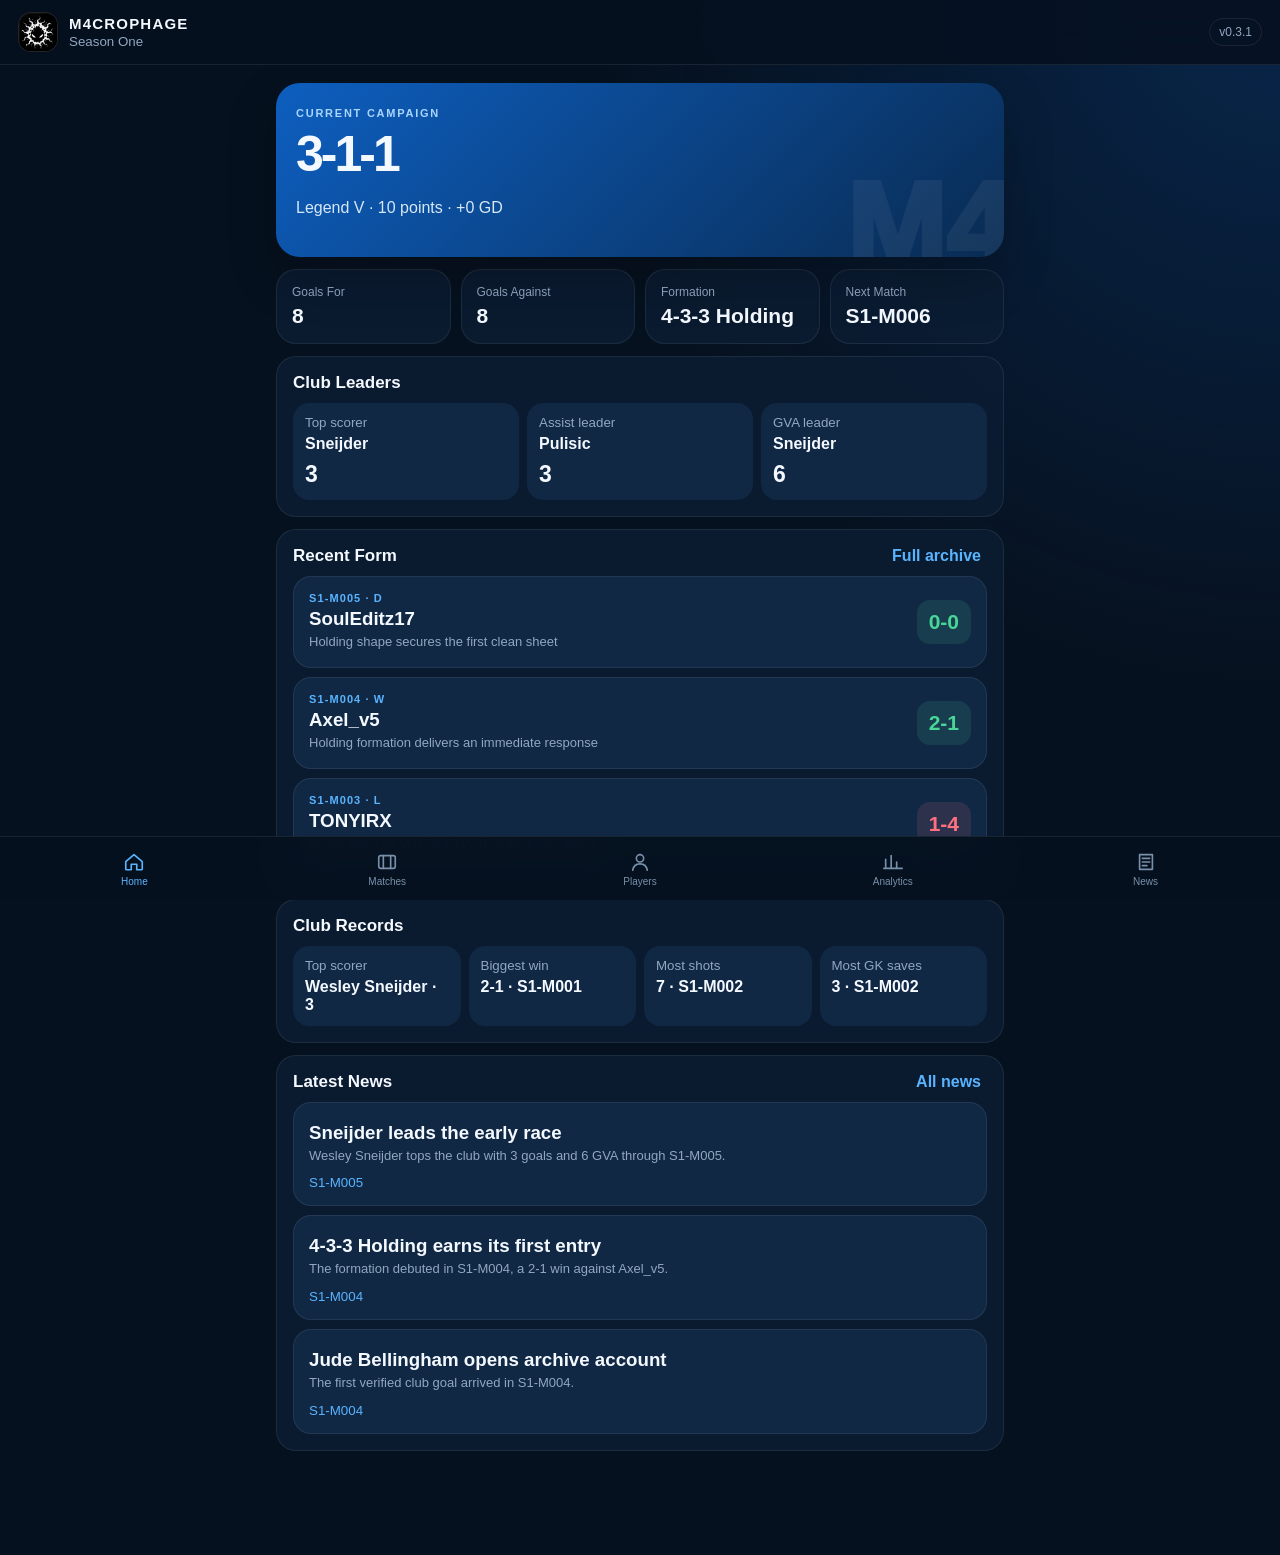
<file: index.html>
<!doctype html><html lang="en"><head>
<meta charset="utf-8"><meta name="viewport" content="width=device-width,initial-scale=1,viewport-fit=cover">
<meta name="theme-color" content="#06111F"><meta name="apple-mobile-web-app-capable" content="yes">
<title>M4CROPHAGE Club Hub</title><link rel="manifest" href="manifest.webmanifest"><link rel="stylesheet" href="styles.css?v=0.3.1">

<link rel="icon" type="image/png" sizes="32x32" href="favicon-32.png?v=logo1">
<link rel="apple-touch-icon" sizes="180x180" href="apple-touch-icon.png?v=logo1">
</head><body>
<header class="topbar"><div class="brand"><div class="crest" id="crest"><img src="macrophage-logo.svg?v=logo1" alt="M4CROPHAGE logo"></div><div><strong id="clubName">M4CROPHAGE</strong><small id="seasonName">Season One</small></div></div><span class="version">v0.3.1</span></header>
<main id="app">
<section class="view active" data-view="home"><div class="hero"><p class="eyebrow">CURRENT CAMPAIGN</p><h1 id="recordHero"></h1><p id="heroSub"></p></div><div class="metric-grid" id="metricGrid"></div><section class="panel"><div class="section-head"><h2>Club Leaders</h2></div><div class="leaders" id="leaders"></div></section><section class="panel"><div class="section-head"><h2>Recent Form</h2><button data-jump="matches">Full archive</button></div><div id="recentMatches"></div></section><section class="panel"><div class="section-head"><h2>Club Records</h2></div><div id="clubRecords"></div></section><section class="panel"><div class="section-head"><h2>Latest News</h2><button data-jump="news">All news</button></div><div id="homeNews"></div></section></section>
<section class="view" data-view="matches"><div class="page-title"><p class="eyebrow">SEASON ONE</p><h1>Match Centre</h1><p>Every result, event, and verified note.</p></div><div id="matchList"></div></section>
<section class="view" data-view="players"><div class="page-title"><p class="eyebrow">SQUAD</p><h1>Player Profiles</h1><p>Tap a player to open the season dossier.</p></div><div class="filter-row"><button class="chip active" data-sort="gva">GVA</button><button class="chip" data-sort="goals">Goals</button><button class="chip" data-sort="assists">Assists</button><button class="chip" data-sort="starts">Starts</button></div><div id="playerList"></div></section>
<section class="view" data-view="analytics"><div class="page-title"><p class="eyebrow">PERFORMANCE</p><h1>Analytics Lab</h1></div><section class="panel"><div class="section-head"><h2>Formation Lab</h2></div><div id="formationList"></div></section><section class="panel"><div class="section-head"><h2>Goalkeeper Centre</h2></div><div id="goalkeeperCentre"></div></section><section class="panel"><div class="section-head"><h2>Captaincy</h2></div><div id="captaincy"></div></section></section>
<section class="view" data-view="news"><div class="page-title"><p class="eyebrow">ARCHIVE-GENERATED</p><h1>Club News</h1><p>Only verified events make the wire.</p></div><div id="newsList"></div></section>
</main>
<nav class="bottom-nav">
<button class="nav-btn active" data-target="home"><svg viewBox="0 0 24 24"><path d="M3 11.5 12 4l9 7.5v8a1 1 0 0 1-1 1h-5v-6H9v6H4a1 1 0 0 1-1-1z"/></svg>Home</button>
<button class="nav-btn" data-target="matches"><svg viewBox="0 0 24 24"><rect x="3" y="5" width="18" height="14" rx="2"/><path d="M8 5v14M16 5v14"/></svg>Matches</button>
<button class="nav-btn" data-target="players"><svg viewBox="0 0 24 24"><circle cx="12" cy="8" r="4"/><path d="M4 21c.8-4.7 3.4-7 8-7s7.2 2.3 8 7"/></svg>Players</button>
<button class="nav-btn" data-target="analytics"><svg viewBox="0 0 24 24"><path d="M4 19V9M10 19V5M16 19v-7M22 19H2"/></svg>Analytics</button>
<button class="nav-btn" data-target="news"><svg viewBox="0 0 24 24"><path d="M5 4h14v16H5zM8 8h8M8 12h8M8 16h5"/></svg>News</button>
</nav>
<dialog id="detailDialog"><div class="dialog-shell"><button class="close-btn" id="closeDialog">×</button><div id="detailContent"></div></div></dialog>
<script src="app.js?v=0.3.1"></script></body></html>
</file>
<file: styles.css>
:root{--bg:#06111f;--surface:#0b1e33;--surface2:#102844;--text:#f4f8ff;--muted:#91a7c1;--blue:#0e67d1;--accent:#59b4ff;--green:#48d597;--red:#ff7181;--line:rgba(255,255,255,.08)}*{box-sizing:border-box}html{background:var(--bg);color:var(--text);font-family:Inter,-apple-system,BlinkMacSystemFont,"SF Pro Display","Segoe UI",sans-serif}body{margin:0;min-height:100vh;background:radial-gradient(circle at 100% 0%,rgba(14,103,209,.24),transparent 34%),var(--bg)}button{font:inherit}.topbar{position:sticky;top:0;z-index:20;padding:calc(12px + env(safe-area-inset-top)) 18px 12px;display:flex;justify-content:space-between;align-items:center;background:rgba(6,17,31,.87);backdrop-filter:blur(18px);border-bottom:1px solid var(--line)}.brand{display:flex;gap:11px;align-items:center}.brand strong{display:block;font-size:15px;letter-spacing:.08em}.brand small{display:block;color:var(--muted);margin-top:2px}.crest{width:40px;height:40px;border-radius:13px;background:linear-gradient(145deg,var(--blue),#173b75);display:grid;place-items:center;font-weight:900}.version{font-size:12px;color:var(--muted);border:1px solid var(--line);padding:6px 9px;border-radius:999px}main{max-width:760px;margin:auto;padding:18px 16px calc(104px + env(safe-area-inset-bottom))}.view{display:none}.view.active{display:block}.hero{padding:24px 20px;border-radius:24px;background:linear-gradient(135deg,rgba(14,103,209,.9),rgba(9,43,82,.98));box-shadow:0 20px 50px rgba(0,0,0,.22);position:relative;overflow:hidden}.hero:after{content:"M4";position:absolute;right:-8px;bottom:-38px;font-size:120px;font-weight:1000;color:rgba(255,255,255,.06)}.eyebrow{margin:0 0 6px;color:#a9d5ff;font-size:11px;font-weight:800;letter-spacing:.16em}.hero h1,.page-title h1{margin:0}.hero h1{font-size:50px;letter-spacing:-.06em}.hero p:last-child,.page-title p:last-child{color:#d6e8f8}.metric-grid{display:grid;grid-template-columns:repeat(2,1fr);gap:10px;margin:12px 0}.metric,.panel{background:rgba(11,30,51,.83);border:1px solid var(--line);border-radius:20px}.metric{padding:15px}.metric .label{font-size:12px;color:var(--muted)}.metric .value{font-size:21px;font-weight:850;margin-top:5px}.panel{padding:16px;margin-top:12px}.section-head{display:flex;justify-content:space-between;align-items:center;margin-bottom:10px}.section-head h2{font-size:17px;margin:0}.section-head button{border:0;background:none;color:var(--accent);font-weight:700}.leaders{display:grid;grid-template-columns:repeat(3,1fr);gap:8px}.leader,.record-card{background:var(--surface2);border-radius:16px;padding:12px}.leader small,.record-card small{color:var(--muted);display:block}.leader strong,.record-card strong{display:block;margin-top:5px}.leader b{font-size:23px;display:block;margin-top:8px}.match-card,.player-card,.news-card,.formation-card,.captain-card{background:var(--surface2);border:1px solid var(--line);border-radius:18px;padding:15px;margin-top:9px}.match-card,.player-card{display:grid;grid-template-columns:1fr auto;gap:12px;align-items:center;cursor:pointer}.match-id{font-size:11px;color:var(--accent);font-weight:800;letter-spacing:.1em}.match-card h3,.player-card h3,.news-card h3,.formation-card h3,.captain-card h3{margin:4px 0 3px}.match-card p,.news-card p{margin:0;color:var(--muted);font-size:13px;line-height:1.45}.score-pill{font-size:21px;font-weight:900;padding:10px 12px;border-radius:13px;background:rgba(72,213,151,.12);color:var(--green)}.score-pill.loss{background:rgba(255,113,129,.12);color:var(--red)}.page-title{margin:8px 2px 18px}.page-title h1{font-size:32px;letter-spacing:-.04em}.page-title p{margin:6px 0 0}.filter-row{display:flex;gap:8px;overflow:auto;padding-bottom:5px}.chip{border:1px solid var(--line);background:var(--surface);color:var(--muted);border-radius:999px;padding:9px 14px;white-space:nowrap}.chip.active{background:var(--blue);color:white}.player-meta{color:var(--muted);font-size:12px;margin-top:4px}.stat-strip{display:flex;gap:13px;margin-top:12px}.stat-strip span{font-size:11px;color:var(--muted)}.stat-strip b{color:var(--text);display:block;font-size:17px}.status{font-size:11px;background:rgba(89,180,255,.12);color:var(--accent);padding:6px 8px;border-radius:999px}.mini-grid,.record-grid{display:grid;grid-template-columns:repeat(2,1fr);gap:8px;margin-top:10px}.mini{background:rgba(255,255,255,.04);padding:9px;border-radius:12px}.mini small{display:block;color:var(--muted);font-size:10px}.mini b{display:block;margin-top:4px}.news-card small{display:block;margin-top:10px;color:var(--accent)}.bottom-nav{position:fixed;z-index:30;left:0;right:0;bottom:0;display:grid;grid-template-columns:repeat(5,1fr);padding:9px 8px calc(8px + env(safe-area-inset-bottom));background:rgba(6,17,31,.95);backdrop-filter:blur(20px);border-top:1px solid var(--line)}.nav-btn{border:0;background:none;color:#7890aa;font-size:10px;padding:5px 2px}.nav-btn svg{display:block;width:22px;height:22px;margin:0 auto 3px;fill:none;stroke:currentColor;stroke-width:1.8;stroke-linecap:round;stroke-linejoin:round}.nav-btn.active{color:var(--accent)}dialog{width:min(100% - 18px,720px);max-height:88vh;border:1px solid var(--line);border-radius:24px;padding:0;background:var(--surface);color:var(--text)}dialog::backdrop{background:rgba(0,0,0,.68);backdrop-filter:blur(5px)}.dialog-shell{padding:22px;position:relative}.close-btn{position:absolute;right:13px;top:13px;width:38px;height:38px;border-radius:50%;border:1px solid var(--line);background:var(--surface2);color:white;font-size:25px}.detail-score{font-size:44px;font-weight:950;margin:6px 0}.detail-block{padding:14px 0;border-top:1px solid var(--line)}.detail-block h3{margin:0 0 10px;font-size:14px;color:#bbd9f5}.event-row,.kv{display:flex;justify-content:space-between;gap:10px;padding:7px 0}.event-row span:last-child,.kv span:last-child{color:var(--muted)}.tags{display:flex;flex-wrap:wrap;gap:7px}.tag{font-size:11px;padding:7px 9px;border-radius:999px;background:rgba(89,180,255,.1);color:var(--accent)}@media(min-width:700px){.metric-grid{grid-template-columns:repeat(4,1fr)}.record-grid{grid-template-columns:repeat(4,1fr)}}
/* M4CROPHAGE logo patch */
.crest{
  overflow:hidden;
  padding:0;
  background:#000;
  border:1px solid rgba(255,255,255,.14);
}
.crest img{
  width:100%;
  height:100%;
  display:block;
  object-fit:cover;
}
</file>
